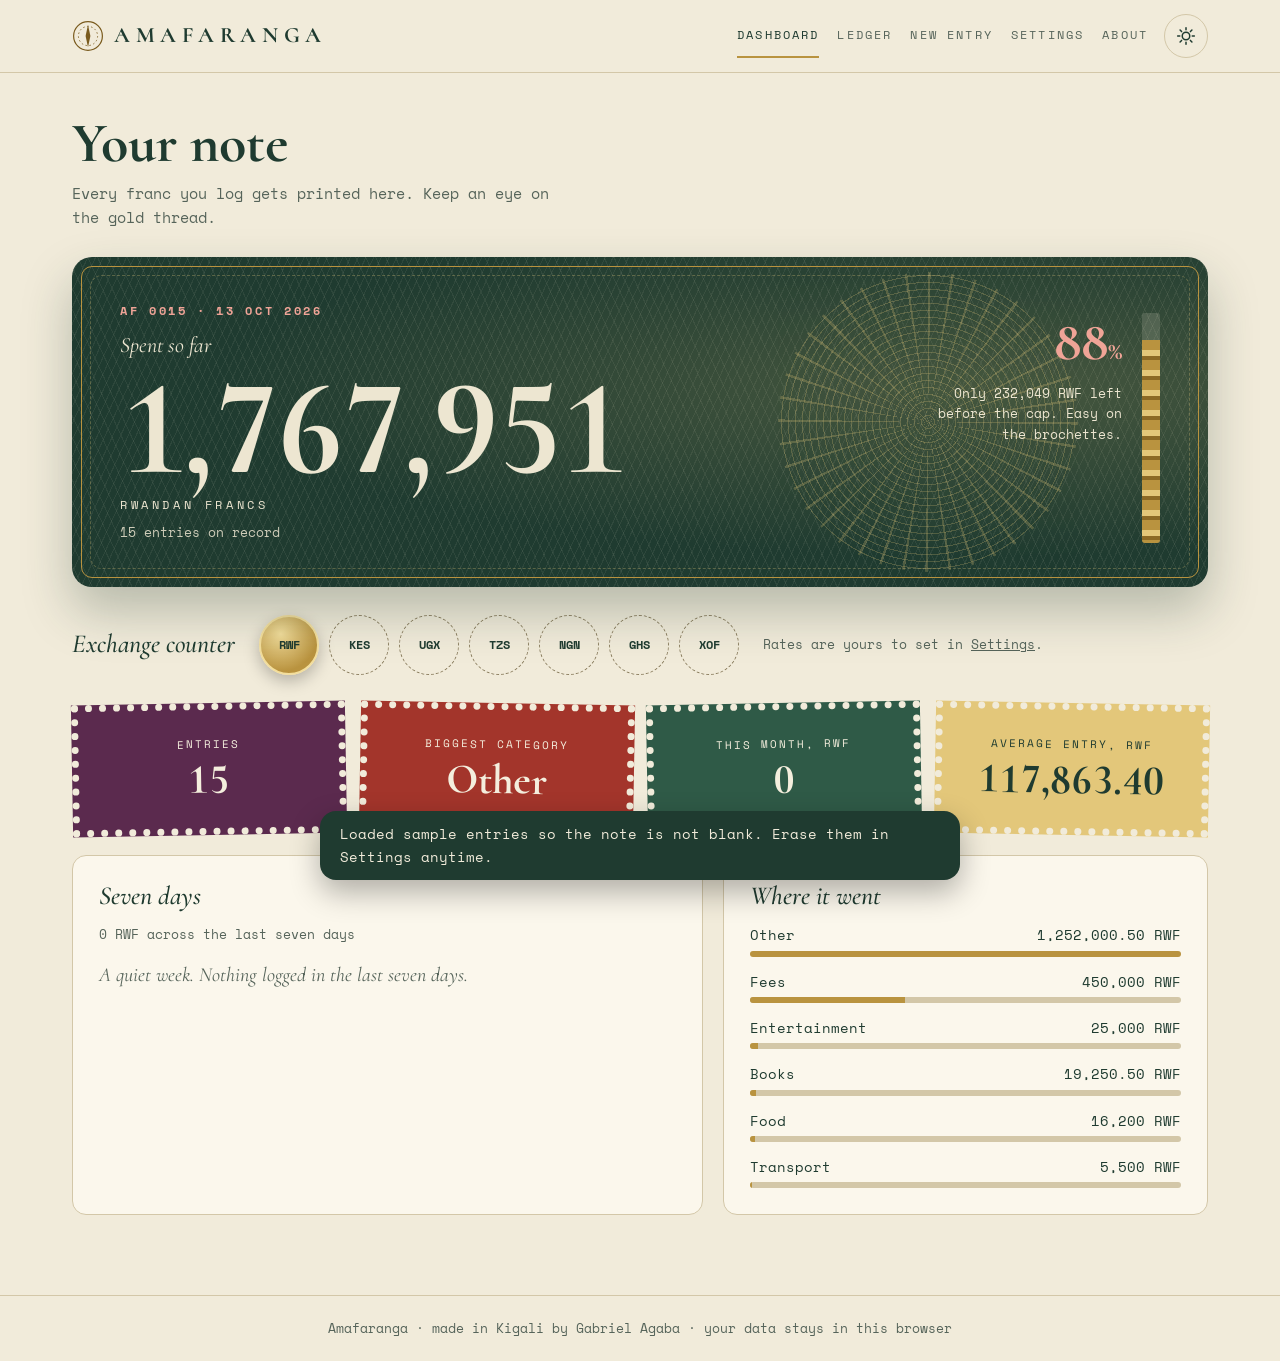
<file: index.html>
<!doctype html>
<html lang="en">
<head>
<meta charset="utf-8">
<meta name="viewport" content="width=device-width, initial-scale=1, viewport-fit=cover">
<title>Amafaranga</title>
<meta name="description" content="Amafaranga is a student finance tracker that treats every franc like it matters. Plain HTML, CSS and JavaScript.">
<link rel="icon" href="assets/favicon.svg" type="image/svg+xml">
<link rel="preconnect" href="https://fonts.googleapis.com">
<link rel="preconnect" href="https://fonts.gstatic.com" crossorigin>
<link rel="stylesheet" href="https://fonts.googleapis.com/css2?family=Cormorant:ital,wght@0,500;0,700;1,500&family=Space+Mono:wght@400;700&display=swap">
<link rel="stylesheet" href="styles/tokens.css">
<link rel="stylesheet" href="styles/main.css">
<script>
  try {
    const saved = JSON.parse(localStorage.getItem('amafaranga:theme'));
    if (saved === 'light' || saved === 'dark') document.documentElement.dataset.theme = saved;
  } catch (error) {}
</script>
<script type="module" src="scripts/main.js"></script>
</head>
<body>
<a class="skip-link" href="#main">Skip to content</a>

<header class="masthead">
  <div class="masthead__inner">
    <a class="brand" href="#dashboard">
      <svg class="brand__mark" viewBox="0 0 40 40" aria-hidden="true">
        <circle cx="20" cy="20" r="18" fill="none" stroke="currentColor" stroke-width="1.5"></circle>
        <circle cx="20" cy="20" r="12" fill="none" stroke="currentColor" stroke-width="1" stroke-dasharray="2 3"></circle>
        <path d="M20 6 L23 20 L20 34 L17 20 Z" fill="currentColor"></path>
      </svg>
      <span class="brand__word">Amafaranga</span>
    </a>
    <nav class="nav" aria-label="Main">
      <ul>
        <li><a href="#dashboard" data-route="dashboard">Dashboard</a></li>
        <li><a href="#ledger" data-route="ledger">Ledger</a></li>
        <li><a href="#issue" data-route="issue">New entry</a></li>
        <li><a href="#settings" data-route="settings">Settings</a></li>
        <li><a href="#about" data-route="about">About</a></li>
      </ul>
    </nav>
    <button class="theme-toggle" type="button" id="theme-toggle" aria-label="Switch to dark mode">
      <svg class="icon-sun" viewBox="0 0 24 24" fill="none" stroke="currentColor" stroke-width="1.8" stroke-linecap="round" aria-hidden="true">
        <circle cx="12" cy="12" r="4.5"></circle>
        <path d="M12 2v2.5M12 19.5V22M2 12h2.5M19.5 12H22M4.9 4.9l1.8 1.8M17.3 17.3l1.8 1.8M4.9 19.1l1.8-1.8M17.3 6.7l1.8-1.8"></path>
      </svg>
      <svg class="icon-moon" viewBox="0 0 24 24" fill="none" stroke="currentColor" stroke-width="1.8" stroke-linecap="round" stroke-linejoin="round" aria-hidden="true">
        <path d="M20 14.5A8 8 0 0 1 9.5 4a8 8 0 1 0 10.5 10.5Z"></path>
      </svg>
    </button>
  </div>
</header>

<main id="main" tabindex="-1">

  <section class="view" data-view="dashboard" aria-labelledby="dashboard-title">
    <header class="view__head">
      <h1 id="dashboard-title" tabindex="-1">Your note</h1>
      <p class="view__lede">Every franc you log gets printed here. Keep an eye on the gold thread.</p>
    </header>

    <article class="note" id="note" aria-labelledby="note-label">
      <div class="note__rosette" aria-hidden="true"></div>
      <div class="note__face">
        <p class="note__serial" id="note-serial">AF 0000</p>
        <p class="note__label" id="note-label">Spent so far</p>
        <p class="note__amount" id="note-amount">0</p>
        <p class="note__currency" id="note-currency">Rwandan francs</p>
        <p class="note__meta" id="note-meta"></p>
      </div>
      <div class="note__cap">
        <p class="note__percent" id="note-percent">0<span>%</span></p>
        <p class="note__capline" id="cap-message"></p>
        <div class="thread" id="cap-meter" role="meter" aria-label="Share of your cap used" aria-valuemin="0" aria-valuemax="100" aria-valuenow="0">
          <span class="thread__fill"></span>
        </div>
      </div>
      <p class="note__stamp" aria-hidden="true">Over cap</p>
    </article>

    <section class="counter" aria-labelledby="counter-title">
      <h2 id="counter-title">Exchange counter</h2>
      <div class="coins" role="group" aria-labelledby="counter-title" data-coins></div>
      <p class="counter__note">Rates are yours to set in <a href="#settings">Settings</a>.</p>
    </section>

    <div class="dash-grid">
      <section class="stamps" aria-labelledby="stamps-title">
        <h2 id="stamps-title" class="visually-hidden">Quick numbers</h2>
        <ul class="stamp-list">
          <li class="stamp stamp--plum">
            <p class="stamp__label">Entries</p>
            <p class="stamp__value" id="stat-count">0</p>
          </li>
          <li class="stamp stamp--red">
            <p class="stamp__label">Biggest category</p>
            <p class="stamp__value" id="stat-top">None</p>
          </li>
          <li class="stamp stamp--green">
            <p class="stamp__label">This month, <span data-show-code>RWF</span></p>
            <p class="stamp__value" id="stat-month">0</p>
          </li>
          <li class="stamp stamp--gold">
            <p class="stamp__label">Average entry, <span data-show-code>RWF</span></p>
            <p class="stamp__value" id="stat-average">0</p>
          </li>
        </ul>
      </section>

      <section class="panel" aria-labelledby="week-title">
        <h2 id="week-title">Seven days</h2>
        <p class="panel__sub" id="week-total"></p>
        <ol class="week__bars" id="week-bars"></ol>
        <p class="quiet" id="week-empty" hidden>A quiet week. Nothing logged in the last seven days.</p>
      </section>

      <section class="panel" aria-labelledby="cats-title">
        <h2 id="cats-title">Where it went</h2>
        <ul class="cat-list" id="cat-list"></ul>
      </section>
    </div>
  </section>

  <section class="view" data-view="ledger" aria-labelledby="ledger-title" hidden>
    <header class="view__head view__head--split">
      <div class="view__head">
        <h1 id="ledger-title" tabindex="-1">Ledger</h1>
        <p class="view__lede">Every entry you have issued. Search it with a regular expression, sort it, fix it.</p>
      </div>
      <a class="btn btn--gold" href="#issue">New entry</a>
    </header>

    <div class="finder" role="search">
      <div class="field field--search">
        <label for="search">Find with a regex</label>
        <div class="search-box" id="search-box">
          <span aria-hidden="true">/</span>
          <input id="search" type="text" spellcheck="false" autocomplete="off" autocapitalize="off" placeholder="coffee|tea" aria-describedby="search-help search-status">
          <span aria-hidden="true" id="search-flags">/i</span>
        </div>
        <p class="hint" id="search-help">Looks through descriptions, categories, amounts in RWF and dates.</p>
      </div>
      <label class="check"><input type="checkbox" id="match-case"> Match case</label>
    </div>

    <div class="tries">
      <span id="tries-label">Try one:</span>
      <ul aria-labelledby="tries-label">
        <li><button type="button" class="try" data-pattern="coffee|tea">coffee|tea</button></li>
        <li><button type="button" class="try" data-pattern="\.\d{2}\b">\.\d{2}\b</button></li>
        <li><button type="button" class="try" data-pattern="\b(\w+)\s+\1\b">\b(\w+)\s+\1\b</button></li>
        <li><button type="button" class="try" data-pattern="^2026-10">^2026-10</button></li>
        <li><button type="button" class="try" data-pattern="(">( broken</button></li>
      </ul>
    </div>

    <p class="status-line" id="search-status" role="status"></p>

    <div class="sortbar" role="group" aria-labelledby="sort-label">
      <span id="sort-label">Sort by</span>
      <button type="button" class="sort" data-sort="date" aria-pressed="true">Date</button>
      <button type="button" class="sort" data-sort="description" aria-pressed="false">Description</button>
      <button type="button" class="sort" data-sort="amount" aria-pressed="false">Amount</button>
    </div>

    <div class="table-wrap">
      <table class="ledger" id="ledger-table">
        <caption class="visually-hidden" id="ledger-caption">Entries</caption>
        <thead>
          <tr>
            <th scope="col">Serial</th>
            <th scope="col" data-col="date">Date</th>
            <th scope="col" data-col="description">Entry</th>
            <th scope="col" data-col="amount" class="num">Amount</th>
            <th scope="col"><span class="visually-hidden">Actions</span></th>
          </tr>
        </thead>
        <tbody id="ledger-body"></tbody>
      </table>
    </div>

    <div class="empty-state" id="ledger-empty" hidden>
      <p>The ledger is blank. Suspiciously frugal.</p>
      <p class="hint">Log something you spent, or load the sample entries from Settings.</p>
      <a class="btn btn--gold" href="#issue">Log your first entry</a>
    </div>
  </section>

  <section class="view" data-view="issue" aria-labelledby="issue-title" hidden>
    <header class="view__head">
      <h1 id="issue-title" tabindex="-1">New entry</h1>
      <p class="view__lede">Spent something? Write it down before it vanishes from memory like the money did.</p>
    </header>

    <div class="issue">
      <form class="panel form" id="entry-form" novalidate aria-labelledby="issue-title">
        <div class="field" data-field="description">
          <label for="f-description">Description</label>
          <input id="f-description" name="description" autocomplete="off" maxlength="80" placeholder="Lunch at the cafeteria" aria-describedby="f-description-msg">
          <p class="msg" id="f-description-msg" data-hint="What was it? Keep it short."></p>
        </div>
        <div class="form__row">
          <div class="field" data-field="amount">
            <label for="f-amount">Amount in RWF</label>
            <input id="f-amount" name="amount" inputmode="decimal" autocomplete="off" placeholder="3500" aria-describedby="f-amount-msg">
            <p class="msg" id="f-amount-msg" data-hint="Whole francs, or up to two decimals."></p>
          </div>
          <div class="field" data-field="date">
            <label for="f-date">Date</label>
            <div class="with-button">
              <input id="f-date" name="date" inputmode="numeric" autocomplete="off" placeholder="YYYY-MM-DD" aria-describedby="f-date-msg">
              <button type="button" class="btn btn--small" id="f-today">Today</button>
            </div>
            <p class="msg" id="f-date-msg" data-hint="Year, month, day. For example 2026-10-13."></p>
          </div>
        </div>
        <div class="field" data-field="category">
          <label for="f-category">Category</label>
          <select id="f-category" name="category" aria-describedby="f-category-msg"></select>
          <p class="msg" id="f-category-msg" data-hint="Add your own categories in Settings."></p>
        </div>
        <div class="form__actions">
          <button type="submit" class="btn btn--gold">Issue entry</button>
          <button type="reset" class="btn">Clear</button>
        </div>
      </form>

      <aside class="slip" id="slip" aria-hidden="true">
        <p class="slip__serial" id="slip-serial">AF 0001</p>
        <p class="slip__desc" id="slip-desc">Your entry</p>
        <p class="slip__amount" id="slip-amount">0</p>
        <p class="slip__meta" id="slip-meta">Rwandan francs</p>
        <p class="slip__meta" id="slip-extra"></p>
        <p class="slip__stamp">Issued</p>
      </aside>
    </div>
  </section>

  <section class="view" data-view="settings" aria-labelledby="settings-title" hidden>
    <header class="view__head">
      <h1 id="settings-title" tabindex="-1">Settings</h1>
      <p class="view__lede">Your rules, your rates. Everything saves to this browser and nowhere else.</p>
    </header>

    <div class="settings">
      <section class="panel" aria-labelledby="set-currency-title">
        <h2 id="set-currency-title">Display currency</h2>
        <p class="panel__sub">Entries are stored in Rwandan francs. This only changes how amounts are shown.</p>
        <div class="coins" role="group" aria-labelledby="set-currency-title" data-coins></div>
      </section>

      <section class="panel" aria-labelledby="set-theme-title">
        <h2 id="set-theme-title">Look</h2>
        <p class="panel__sub">Paper by day, ink green by night. Or let your device decide.</p>
        <fieldset class="segmented">
          <legend class="visually-hidden">Theme</legend>
          <input type="radio" name="theme" id="theme-system" value="system"><label for="theme-system">Device</label>
          <input type="radio" name="theme" id="theme-light" value="light"><label for="theme-light">Light</label>
          <input type="radio" name="theme" id="theme-dark" value="dark"><label for="theme-dark">Dark</label>
        </fieldset>
      </section>

      <section class="panel panel--wide" aria-labelledby="set-rates-title">
        <h2 id="set-rates-title">Exchange rates</h2>
        <p class="panel__sub">How much 1,000 RWF buys in each currency. There is no live feed, so copy today's rate from your bank or a forex bureau. The starting values are rough.</p>
        <form id="rates-form" class="form" novalidate>
          <div class="rates" id="rates-fields"></div>
          <div class="form__actions">
            <button type="submit" class="btn btn--gold">Save rates</button>
            <button type="button" class="btn" id="rates-reset">Back to starting rates</button>
          </div>
        </form>
      </section>

      <section class="panel" aria-labelledby="set-cap-title">
        <h2 id="set-cap-title">Spending cap</h2>
        <p class="panel__sub">The note warns you as you get close and shouts when you go over. Set 0 to switch it off.</p>
        <form id="cap-form" class="form" novalidate>
          <div class="field" data-field="cap">
            <label for="f-cap">Cap in RWF</label>
            <input id="f-cap" name="cap" inputmode="decimal" autocomplete="off" aria-describedby="f-cap-msg">
            <p class="msg" id="f-cap-msg" data-hint="Covers everything in the ledger."></p>
          </div>
          <div class="form__actions">
            <button type="submit" class="btn btn--gold">Save cap</button>
          </div>
        </form>
      </section>

      <section class="panel" aria-labelledby="set-cat-title">
        <h2 id="set-cat-title">Categories</h2>
        <ul class="chips" id="category-list"></ul>
        <form id="category-form" class="form" novalidate>
          <div class="field" data-field="newCategory">
            <label for="f-new-category">New category</label>
            <div class="with-button">
              <input id="f-new-category" name="newCategory" autocomplete="off" maxlength="24" placeholder="Airtime" aria-describedby="f-new-category-msg">
              <button type="submit" class="btn btn--small">Add</button>
            </div>
            <p class="msg" id="f-new-category-msg" data-hint="Letters and spaces only."></p>
          </div>
        </form>
      </section>

      <section class="panel panel--wide" aria-labelledby="set-data-title">
        <h2 id="set-data-title">Your data</h2>
        <p class="panel__sub">Back it up as JSON, open it in a spreadsheet as CSV, or bring a backup back in. Imports are checked line by line before anything changes.</p>
        <div class="data-actions">
          <button type="button" class="btn btn--gold" id="export-json">Export JSON</button>
          <button type="button" class="btn" id="export-csv">Export CSV</button>
          <label class="btn file-btn" for="import-file">Import JSON<input type="file" id="import-file" accept="application/json,.json"></label>
          <button type="button" class="btn" id="load-sample">Load sample entries</button>
          <button type="button" class="btn" id="wipe">Erase everything</button>
        </div>
        <div class="report" id="data-report" role="status"></div>
      </section>
    </div>
  </section>

  <section class="view" data-view="about" aria-labelledby="about-title" hidden>
    <header class="view__head">
      <h1 id="about-title" tabindex="-1">About</h1>
      <p class="view__lede">A small ledger for people whose money leaves in small amounts.</p>
    </header>

    <div class="about">
      <article class="panel prose" aria-labelledby="why-title">
        <h2 id="why-title">Why it exists</h2>
        <p>Student money rarely disappears in one big purchase. It goes a moto ride at a time, a brochette at a time, a bundle of airtime at a time, until the month ends early. Amafaranga makes those small amounts visible.</p>
        <p>Log what you spend, set a cap, and the note on the dashboard tells you the truth in your currency of choice. The name is Kinyarwanda for money.</p>
        <p>Nothing leaves your browser. No accounts, no servers, no tracking.</p>
      </article>

      <article class="panel" aria-labelledby="maker-title">
        <h2 id="maker-title">Made by</h2>
        <p class="maker">Gabriel Agaba</p>
        <p class="panel__sub">Software Engineering student at African Leadership University, Kigali.</p>
        <ul class="contact">
          <li><a href="https://github.com/gabrielagaba1" target="_blank" rel="noopener">github.com/gabrielagaba1</a></li>
          <li><a href="mailto:g.agaba@alustudent.com">g.agaba@alustudent.com</a></li>
        </ul>
      </article>

      <article class="panel panel--wide" aria-labelledby="keys-title">
        <h2 id="keys-title">Keyboard map</h2>
        <dl class="keys">
          <dt><kbd>1</kbd> to <kbd>5</kbd></dt><dd>Jump to Dashboard, Ledger, New entry, Settings, About</dd>
          <dt><kbd>N</kbd></dt><dd>Start a new entry</dd>
          <dt><kbd>/</kbd></dt><dd>Search the ledger</dd>
          <dt><kbd>T</kbd></dt><dd>Switch between light and dark</dd>
          <dt><kbd>Tab</kbd></dt><dd>Move forward through controls. Add <kbd>Shift</kbd> to go back</dd>
          <dt><kbd>Enter</kbd></dt><dd>Submit a form or press the focused button</dd>
          <dt><kbd>Esc</kbd></dt><dd>Cancel an edit or close a dialog</dd>
        </dl>
      </article>
    </div>
  </section>
</main>

<footer class="footer">
  <p>Amafaranga · made in Kigali by Gabriel Agaba · your data stays in this browser</p>
</footer>

<dialog class="dialog" id="confirm" aria-labelledby="confirm-title" aria-describedby="confirm-body">
  <form method="dialog">
    <h2 id="confirm-title">Are you sure?</h2>
    <p id="confirm-body"></p>
    <div class="dialog__actions">
      <button type="submit" class="btn" value="cancel" autofocus>Keep it</button>
      <button type="submit" class="btn btn--danger" value="ok" id="confirm-ok">Delete</button>
    </div>
  </form>
</dialog>

<div class="visually-hidden" aria-live="polite" id="live-polite"></div>
<div class="visually-hidden" aria-live="polite" id="cap-polite"></div>
<div class="visually-hidden" aria-live="assertive" id="cap-assertive"></div>
<div class="toast" id="toast" aria-hidden="true"></div>
</body>
</html>
</file>
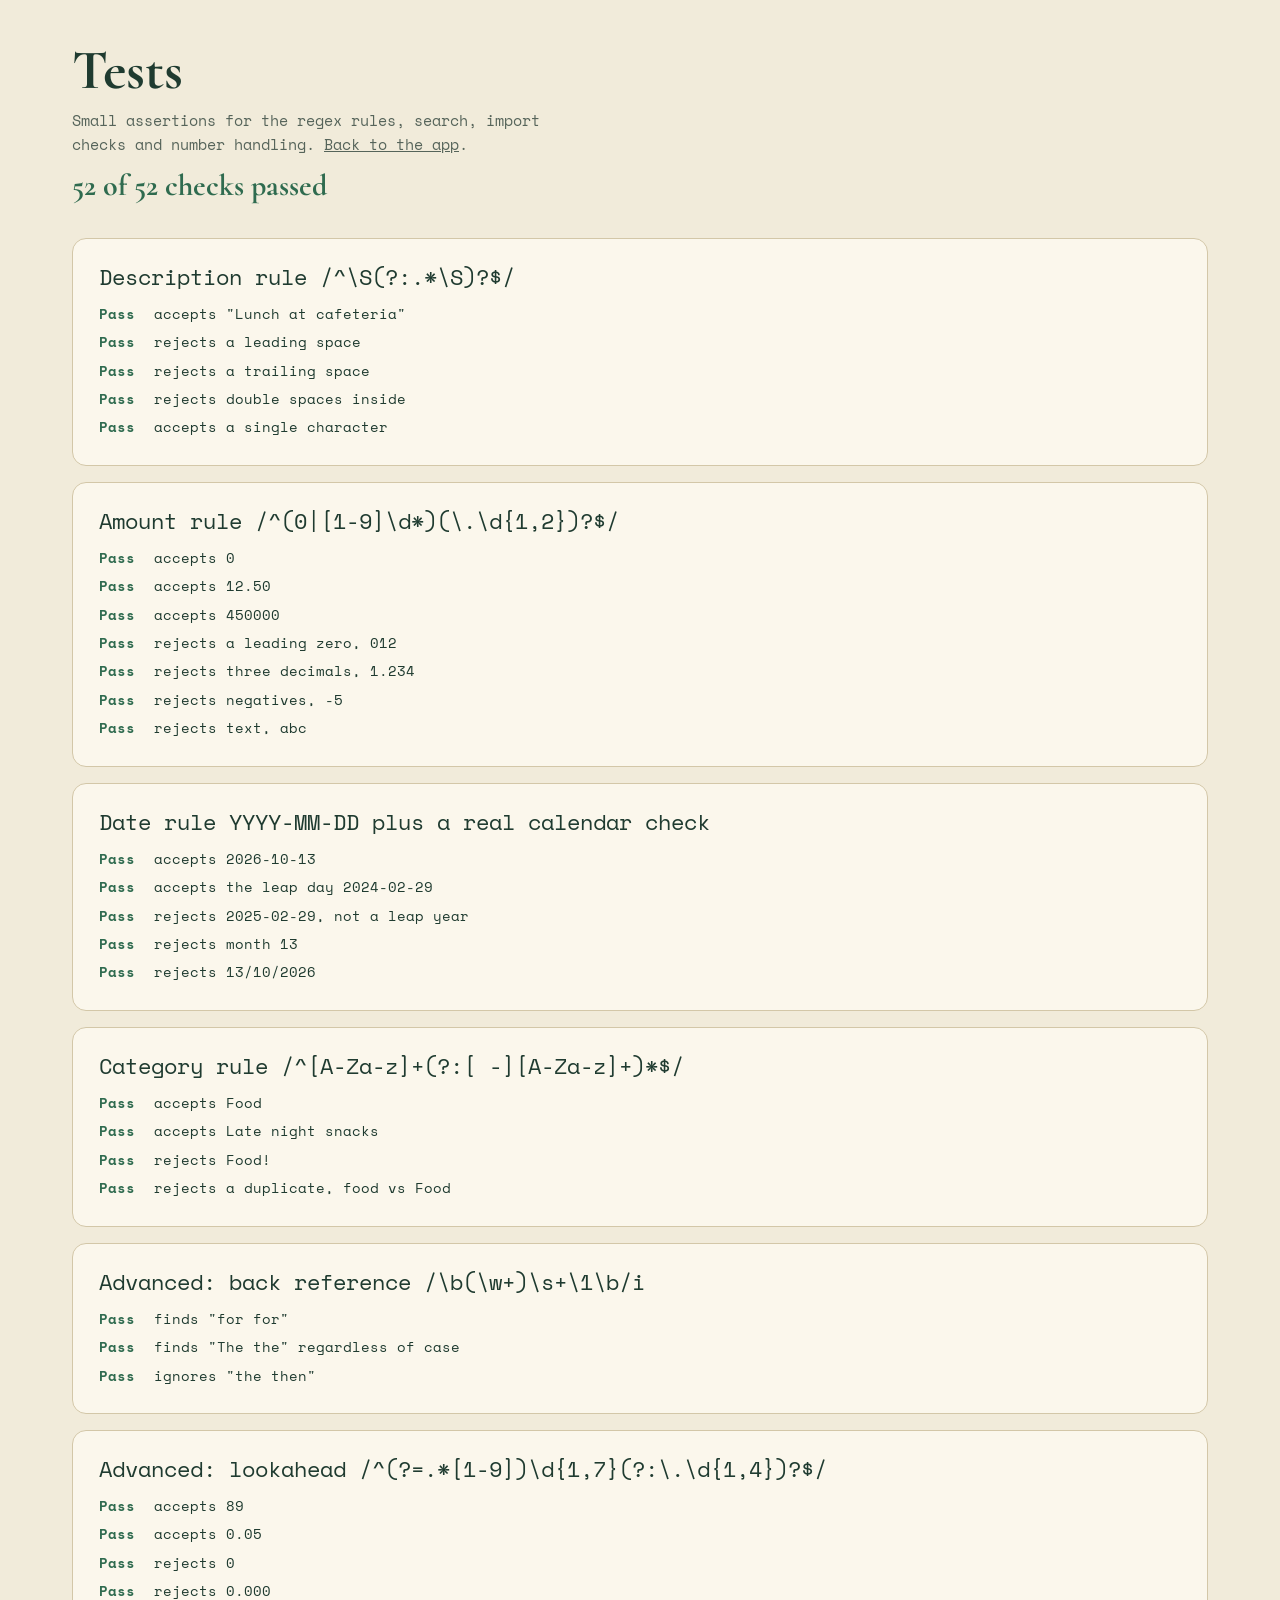
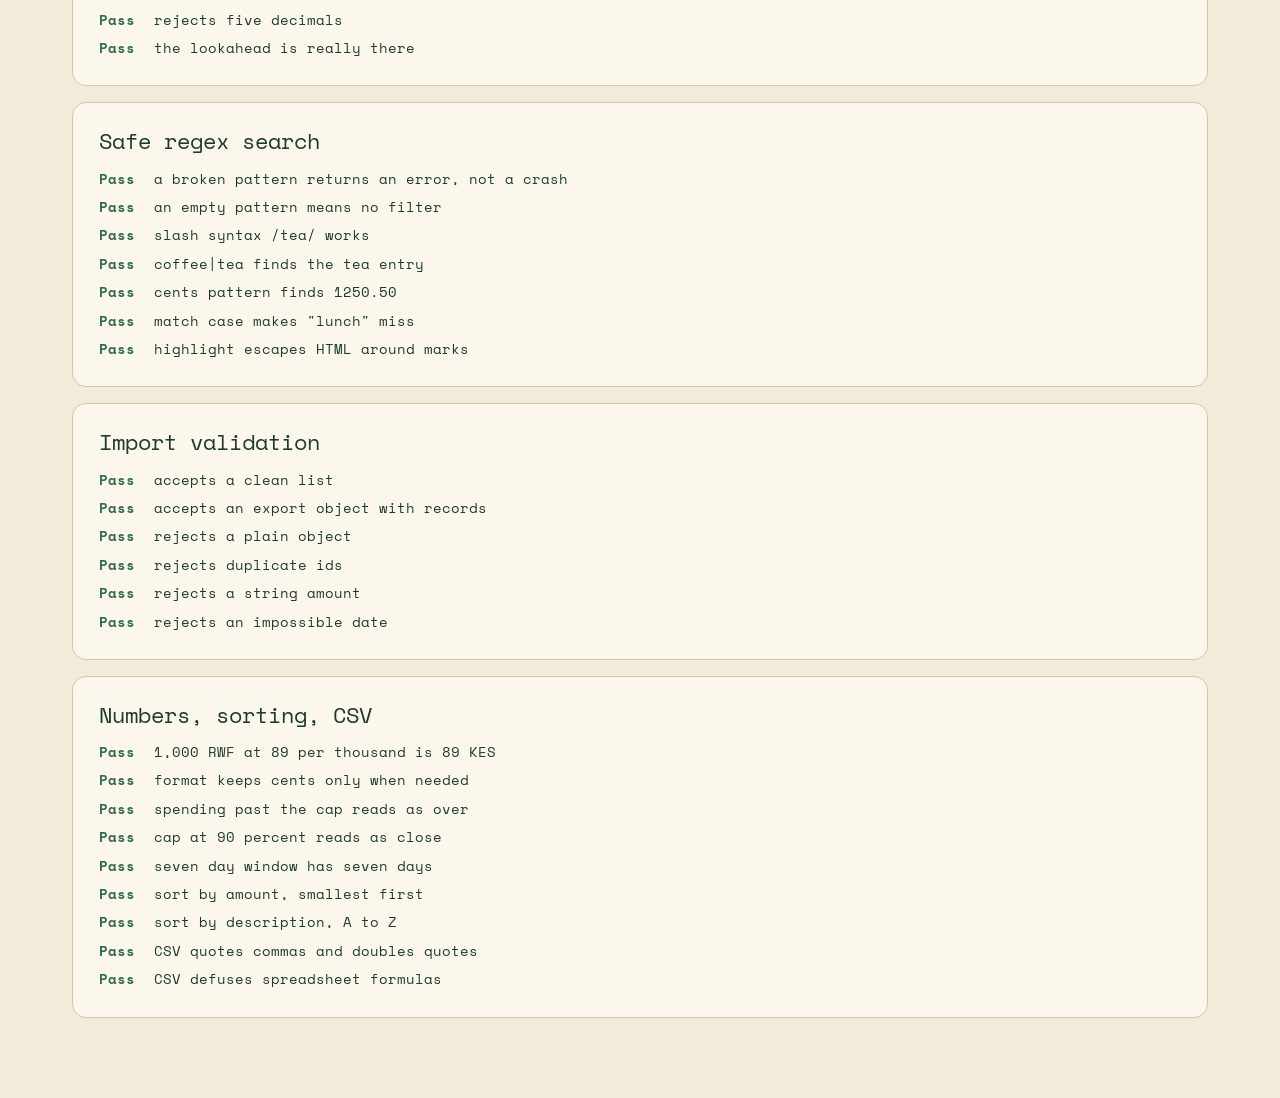
<file: tests.html>
<!doctype html>
<html lang="en">
<head>
<meta charset="utf-8">
<meta name="viewport" content="width=device-width, initial-scale=1">
<title>Amafaranga tests</title>
<link rel="icon" href="assets/favicon.svg" type="image/svg+xml">
<link rel="stylesheet" href="https://fonts.googleapis.com/css2?family=Cormorant:ital,wght@0,700;1,500&family=Space+Mono:wght@400;700&display=swap">
<link rel="stylesheet" href="styles/tokens.css">
<link rel="stylesheet" href="styles/main.css">
<style>
  .checks { display: grid; gap: 6px; margin: 0; padding: 0; list-style: none; font-size: 14px; }
  .checks span { display: inline-block; min-width: 46px; font-weight: 700; }
  .pass span { color: var(--ok); }
  .fail span { color: var(--danger); }
  #summary { font-family: var(--font-display); font-size: 30px; font-weight: 700; color: var(--ok); }
  #summary.is-bad { color: var(--danger); }
  #results { display: grid; gap: 16px; }
  .panel h2 { font-size: 22px; font-style: normal; font-family: var(--font-body); }
</style>
<script type="module" src="scripts/tests.js"></script>
</head>
<body>
<main id="main">
  <div class="view">
    <header class="view__head">
      <h1>Tests</h1>
      <p class="view__lede">Small assertions for the regex rules, search, import checks and number handling. <a href="index.html">Back to the app</a>.</p>
      <p id="summary" role="status">Running…</p>
    </header>
    <div id="results"></div>
  </div>
</main>
</body>
</html>
</file>
<file: styles/tokens.css>
/* The Note: a banknote on an ink green desk at night, a green note on paper by day. */
:root {
  --ground: #F1EBDA;
  --surface: #FBF7EC;
  --line: #D3C7A8;
  --ink: #1F3B30;
  --muted: #56645A;
  --accent: #7A5B1E;
  --focus: #5B2A4E;
  --gold: #E3C77A;
  --gold-deep: #B9933F;
  --on-gold: #1F3B30;
  --plum: #5B2A4E;
  --serial: #A3352B;
  --danger: #A3352B;
  --danger-solid: #A3352B;
  --ok: #2F6B4F;
  --coin-line: #8C7F60;
  --flash: rgba(227, 199, 122, 0.45);
  --ring-soft: rgba(185, 147, 63, 0.25);
  --scrim: rgba(14, 31, 24, 0.55);
  --note-bg: #1F3B30;
  --note-ink: #EDE6D1;
  --note-serial: #F0A497;
  --note-line: rgba(227, 199, 122, 0.30);
  --note-line-2: rgba(237, 230, 209, 0.07);
  --note-glow: rgba(227, 199, 122, 0.20);
  --thread-track: rgba(237, 230, 209, 0.16);
  --stamp-ink: #F4EEDD;
  --shadow: 0 24px 50px rgba(31, 59, 48, 0.28);

  --font-display: "Cormorant", "Cormorant Garamond", Georgia, serif;
  --font-body: "Space Mono", ui-monospace, "SFMono-Regular", Menlo, monospace;
  --radius: 14px;
  color-scheme: light;
}

@media (prefers-color-scheme: dark) {
  :root:not([data-theme="light"]) {
    --ground: #0E1F18;
    --surface: #132A21;
    --line: #2C4A3D;
    --ink: #EDE6D1;
    --muted: #B7C2B9;
    --accent: #E3C77A;
    --focus: #E3C77A;
    --serial: #E08A7E;
    --danger: #FFB4A6;
    --ok: #9FD8B8;
    --coin-line: #6A8F7E;
    --flash: rgba(227, 199, 122, 0.22);
    --ring-soft: rgba(227, 199, 122, 0.22);
    --scrim: rgba(4, 10, 8, 0.7);
    --note-bg: #EDE6D1;
    --note-ink: #1F3B30;
    --note-serial: #A3352B;
    --note-line: rgba(31, 59, 48, 0.32);
    --note-line-2: rgba(91, 42, 78, 0.07);
    --note-glow: rgba(227, 199, 122, 0.40);
    --thread-track: rgba(31, 59, 48, 0.14);
    --shadow: 0 30px 60px rgba(0, 0, 0, 0.45);
    color-scheme: dark;
  }
}

:root[data-theme="dark"] {
  --ground: #0E1F18;
  --surface: #132A21;
  --line: #2C4A3D;
  --ink: #EDE6D1;
  --muted: #B7C2B9;
  --accent: #E3C77A;
  --focus: #E3C77A;
  --serial: #E08A7E;
  --danger: #FFB4A6;
  --ok: #9FD8B8;
  --coin-line: #6A8F7E;
  --flash: rgba(227, 199, 122, 0.22);
  --ring-soft: rgba(227, 199, 122, 0.22);
  --scrim: rgba(4, 10, 8, 0.7);
  --note-bg: #EDE6D1;
  --note-ink: #1F3B30;
  --note-serial: #A3352B;
  --note-line: rgba(31, 59, 48, 0.32);
  --note-line-2: rgba(91, 42, 78, 0.07);
  --note-glow: rgba(227, 199, 122, 0.40);
  --thread-track: rgba(31, 59, 48, 0.14);
  --shadow: 0 30px 60px rgba(0, 0, 0, 0.45);
  color-scheme: dark;
}
</file>
<file: styles/main.css>
*,
*::before,
*::after {
  box-sizing: border-box;
}

html {
  -webkit-text-size-adjust: 100%;
}

[hidden] {
  display: none !important;
}

body {
  margin: 0;
  min-height: 100vh;
  display: flex;
  flex-direction: column;
  background: var(--ground);
  color: var(--ink);
  font: 15px/1.6 var(--font-body);
  transition: background-color 0.4s ease, color 0.4s ease;
}

a {
  color: inherit;
}

button,
input,
select {
  font: inherit;
  color: inherit;
}

button {
  cursor: pointer;
}

h1,
h2,
h3 {
  margin: 0;
  font-family: var(--font-display);
  font-weight: 700;
  line-height: 1.1;
  text-wrap: balance;
}

p {
  margin: 0;
}

:focus-visible {
  outline: 3px solid var(--focus);
  outline-offset: 3px;
  border-radius: 4px;
}

[tabindex="-1"]:focus {
  outline: none;
}

.visually-hidden {
  position: absolute !important;
  width: 1px;
  height: 1px;
  margin: -1px;
  padding: 0;
  overflow: hidden;
  clip: rect(0 0 0 0);
  clip-path: inset(50%);
  white-space: nowrap;
  border: 0;
}

.skip-link {
  position: absolute;
  top: -120px;
  left: 16px;
  z-index: 100;
  padding: 12px 18px;
  border-radius: 0 0 10px 10px;
  background: var(--gold);
  color: var(--on-gold);
  font-weight: 700;
  text-decoration: none;
  transition: top 0.2s ease;
}

.skip-link:focus {
  top: env(safe-area-inset-top, 0px);
}

/* Masthead */

.masthead {
  border-bottom: 1px solid var(--line);
  background: var(--ground);
  z-index: 20;
  transition: background-color 0.4s ease;
}

.masthead__inner {
  max-width: 1200px;
  margin: 0 auto;
  padding: 12px 16px;
  display: flex;
  flex-wrap: wrap;
  align-items: center;
  gap: 6px 16px;
}

.brand {
  display: flex;
  align-items: center;
  gap: 10px;
  min-height: 44px;
  margin-right: auto;
  text-decoration: none;
}

.brand__mark {
  width: 32px;
  height: 32px;
  color: var(--accent);
  transition: transform 0.6s cubic-bezier(0.2, 0.7, 0.2, 1);
}

.brand:hover .brand__mark {
  transform: rotate(90deg);
}

.brand__word {
  font-family: var(--font-display);
  font-size: 22px;
  font-weight: 700;
  letter-spacing: 0.26em;
  text-transform: uppercase;
}

.theme-toggle {
  display: grid;
  place-items: center;
  width: 44px;
  height: 44px;
  border: 1px solid var(--line);
  border-radius: 50%;
  background: transparent;
  transition: transform 0.4s ease, border-color 0.2s ease;
}

.theme-toggle:hover {
  border-color: var(--gold-deep);
  transform: rotate(-20deg);
}

.theme-toggle svg {
  width: 20px;
  height: 20px;
}

.icon-moon {
  display: none;
}

:root[data-theme="dark"] .icon-sun {
  display: none;
}

:root[data-theme="dark"] .icon-moon {
  display: block;
}

@media (prefers-color-scheme: dark) {
  :root:not([data-theme="light"]) .icon-sun {
    display: none;
  }

  :root:not([data-theme="light"]) .icon-moon {
    display: block;
  }
}

.nav {
  order: 3;
  width: 100%;
  overflow-x: auto;
  scrollbar-width: none;
}

.nav::-webkit-scrollbar {
  display: none;
}

.nav ul {
  display: flex;
  flex-wrap: wrap;
  gap: 0 18px;
  margin: 0;
  padding: 0;
  list-style: none;
}

.nav a {
  display: inline-flex;
  align-items: center;
  min-height: 44px;
  border-bottom: 2px solid transparent;
  color: var(--muted);
  font-size: 12px;
  letter-spacing: 0.18em;
  text-decoration: none;
  text-transform: uppercase;
  white-space: nowrap;
  transition: color 0.2s ease, border-color 0.2s ease;
}

.nav a:hover {
  color: var(--ink);
}

.nav a[aria-current="page"] {
  border-bottom-color: var(--gold-deep);
  color: var(--ink);
}

/* Page frame */

main {
  flex: 1;
  width: 100%;
  max-width: 1200px;
  margin: 0 auto;
  padding: 24px 16px 72px;
}

main:focus {
  outline: none;
}

.view {
  display: grid;
  gap: 28px;
}

.view:not([hidden]) {
  animation: view-in 0.5s cubic-bezier(0.2, 0.7, 0.2, 1);
}

@keyframes view-in {
  from {
    opacity: 0.2;
    transform: translateY(14px);
  }
}

.view__head {
  display: grid;
  gap: 6px;
}

.view__head--split {
  display: flex;
  flex-wrap: wrap;
  align-items: flex-end;
  justify-content: space-between;
  gap: 16px;
}

.view__head h1 {
  font-size: clamp(36px, 9vw, 56px);
}

.view__lede {
  max-width: 54ch;
  color: var(--muted);
}

.panel {
  display: grid;
  align-content: start;
  gap: 14px;
  min-width: 0;
  padding: 20px;
  border: 1px solid var(--line);
  border-radius: var(--radius);
  background: var(--surface);
  transition: background-color 0.4s ease, border-color 0.4s ease;
}

.panel h2,
.counter h2 {
  font-size: 26px;
  font-style: italic;
  font-weight: 500;
}

.panel__sub {
  color: var(--muted);
  font-size: 13px;
}

/* Buttons */

.btn {
  display: inline-flex;
  align-items: center;
  justify-content: center;
  gap: 8px;
  min-height: 48px;
  padding: 0 22px;
  border: 1px solid var(--line);
  border-radius: 999px;
  background: transparent;
  font-size: 14px;
  font-weight: 700;
  letter-spacing: 0.04em;
  text-decoration: none;
  transition: transform 0.15s ease, background-color 0.2s ease, box-shadow 0.2s ease, border-color 0.2s ease;
}

.btn:hover {
  transform: translateY(-1px);
  border-color: var(--gold-deep);
}

.btn:active {
  transform: translateY(1px);
}

.btn--gold {
  border-color: var(--gold-deep);
  background: var(--gold);
  color: var(--on-gold);
  box-shadow: 0 6px 18px rgba(185, 147, 63, 0.25);
}

.btn--danger {
  border-color: transparent;
  background: var(--danger-solid);
  color: #FFFFFF;
}

.btn--small {
  min-height: 44px;
  padding: 0 16px;
  font-size: 13px;
}

.link-btn {
  min-height: 44px;
  padding: 0 10px;
  border: 0;
  background: none;
  color: var(--accent);
  font-size: 13px;
  font-weight: 700;
  letter-spacing: 0.06em;
  text-decoration: underline;
  text-decoration-thickness: 1px;
  text-underline-offset: 4px;
}

.link-btn--danger {
  color: var(--danger);
}

/* The Note */

.note {
  position: relative;
  isolation: isolate;
  overflow: hidden;
  display: grid;
  gap: 26px;
  padding: 30px 24px;
  border-radius: 20px;
  background:
    radial-gradient(ellipse at 80% 40%, var(--note-glow), transparent 60%),
    repeating-linear-gradient(115deg, var(--note-line-2) 0 1px, transparent 1px 7px),
    repeating-linear-gradient(65deg, var(--note-line-2) 0 1px, transparent 1px 9px),
    var(--note-bg);
  color: var(--note-ink);
  box-shadow: var(--shadow);
  outline: 1px solid var(--gold-deep);
  outline-offset: -10px;
}

.note::after {
  content: "";
  position: absolute;
  inset: 18px;
  z-index: -1;
  border: 1px dashed var(--note-line);
  border-radius: 12px;
  pointer-events: none;
}

.note__rosette {
  position: absolute;
  top: -50px;
  right: -70px;
  z-index: -1;
  width: 260px;
  aspect-ratio: 1;
  border-radius: 50%;
  background:
    repeating-radial-gradient(circle, transparent 0 6px, var(--note-line) 6px 7px),
    repeating-conic-gradient(var(--note-line) 0 1deg, transparent 1deg 9deg);
  opacity: 0.8;
  animation: spin 160s linear infinite;
}

@keyframes spin {
  to {
    transform: rotate(1turn);
  }
}

.note__face {
  display: grid;
  gap: 8px;
  min-width: 0;
}

.note__serial {
  color: var(--note-serial);
  font-size: 12px;
  font-weight: 700;
  letter-spacing: 0.22em;
}

.note__label {
  font-family: var(--font-display);
  font-size: 22px;
  font-style: italic;
}

.note__amount {
  font-family: var(--font-display);
  font-size: clamp(54px, 16vw, 136px);
  font-variant-numeric: tabular-nums lining-nums;
  font-weight: 700;
  line-height: 0.85;
  letter-spacing: -0.02em;
  overflow-wrap: anywhere;
}

.note__currency {
  font-size: 12px;
  letter-spacing: 0.3em;
  text-transform: uppercase;
}

.note__meta {
  font-size: 13px;
  opacity: 0.85;
}

.note__cap {
  display: grid;
  grid-template-columns: 1fr;
  gap: 10px;
}

.note__percent {
  font-family: var(--font-display);
  font-size: 56px;
  font-weight: 700;
  line-height: 1;
  transition: color 0.3s ease;
}

.note__percent span {
  font-size: 0.45em;
}

.note__capline {
  max-width: 36ch;
  font-size: 13px;
}

.thread {
  display: flex;
  height: 14px;
  overflow: hidden;
  border-radius: 3px;
  background: var(--thread-track);
}

.thread__fill {
  width: var(--fill, 0%);
  height: 100%;
  background: repeating-linear-gradient(90deg, #B9933F 0 10px, #E3C77A 10px 16px, #8C6A26 16px 20px);
  transition: width 0.9s cubic-bezier(0.2, 0.7, 0.2, 1), height 0.9s cubic-bezier(0.2, 0.7, 0.2, 1);
}

.note.is-close .note__percent,
.note.is-over .note__percent {
  color: var(--note-serial);
}

.note.is-over .thread__fill {
  background: repeating-linear-gradient(90deg, #A3352B 0 10px, #E08A7E 10px 16px);
}

.note__stamp {
  position: absolute;
  top: 26px;
  right: 26px;
  padding: 4px 12px;
  border: 3px solid var(--note-serial);
  color: var(--note-serial);
  font-family: var(--font-display);
  font-size: 24px;
  font-weight: 700;
  letter-spacing: 0.08em;
  text-transform: uppercase;
  opacity: 0;
  transform: rotate(-12deg) scale(1.8);
  pointer-events: none;
  transition: opacity 0.25s ease, transform 0.45s cubic-bezier(0.2, 1.6, 0.4, 1);
}

.note.is-over .note__stamp {
  opacity: 0.9;
  transform: rotate(-12deg) scale(1);
}

/* Exchange counter and coins */

.counter {
  display: flex;
  flex-wrap: wrap;
  align-items: center;
  gap: 14px 24px;
}

.counter__note {
  color: var(--muted);
  font-size: 13px;
}

.coins {
  display: flex;
  flex-wrap: wrap;
  gap: 10px;
}

.coin {
  display: grid;
  place-items: center;
  width: 56px;
  height: 56px;
  border: 1px dashed var(--coin-line);
  border-radius: 50%;
  background: transparent;
  font-size: 12px;
  font-weight: 700;
  transition: transform 0.25s ease, background 0.25s ease, box-shadow 0.25s ease, border-color 0.2s ease;
}

.coin:hover {
  border-style: solid;
  transform: translateY(-2px);
}

.coin[aria-pressed="true"] {
  border: 2px solid #F3DE9C;
  background: radial-gradient(circle at 35% 30%, #F3DE9C, #B9933F 70%);
  color: #1F3B30;
  box-shadow: 0 6px 16px rgba(0, 0, 0, 0.25);
}

.coin.is-flipping {
  animation: flip 0.6s ease;
}

@keyframes flip {
  50% {
    transform: rotateY(180deg) scale(1.12);
  }
}

/* Dashboard grid */

.dash-grid {
  display: grid;
  gap: 20px;
}

.stamp-list {
  display: grid;
  grid-template-columns: repeat(2, minmax(0, 1fr));
  gap: 14px;
  margin: 0;
  padding: 0;
  list-style: none;
}

.stamp {
  display: grid;
  align-content: center;
  gap: 4px;
  min-height: 132px;
  padding: 18px 12px;
  border: 7px dotted var(--ground);
  color: var(--stamp-ink);
  text-align: center;
  transition: transform 0.3s ease;
}

.stamp:nth-child(odd) {
  transform: rotate(-1deg);
}

.stamp:nth-child(even) {
  transform: rotate(1deg);
}

.stamp:hover {
  transform: rotate(0) scale(1.03);
}

.stamp--plum {
  background: #5B2A4E;
}

.stamp--red {
  background: #A3352B;
}

.stamp--green {
  background: #2F5A47;
}

.stamp--gold {
  background: #E3C77A;
  color: #1F3B30;
}

.stamp__label {
  font-size: 11px;
  letter-spacing: 0.18em;
  text-transform: uppercase;
}

.stamp__value {
  font-family: var(--font-display);
  font-size: clamp(28px, 7vw, 42px);
  font-variant-numeric: tabular-nums lining-nums;
  font-weight: 700;
  line-height: 1.05;
  overflow-wrap: anywhere;
}

.week__bars {
  display: grid;
  grid-template-columns: repeat(7, minmax(0, 1fr));
  align-items: end;
  gap: 8px;
  height: 190px;
  margin: 0 0 30px;
  padding: 24px 0 0;
  border-bottom: 1px solid var(--gold-deep);
  list-style: none;
}

.week__bars li {
  position: relative;
  display: flex;
  flex-direction: column;
  justify-content: flex-end;
  height: 100%;
}

.bar {
  height: var(--h, 0%);
  min-height: 2px;
  border: 1px solid var(--gold-deep);
  border-bottom: 0;
  background: repeating-linear-gradient(45deg, var(--gold-deep) 0 1.5px, transparent 1.5px 6px);
  transform-origin: bottom;
  animation: grow 0.8s cubic-bezier(0.2, 0.7, 0.2, 1) both;
  animation-delay: calc(var(--i, 0) * 60ms);
}

.is-peak .bar {
  background: repeating-linear-gradient(45deg, var(--gold) 0 3px, var(--gold-deep) 3px 6px);
}

@keyframes grow {
  from {
    transform: scaleY(0);
  }
}

.week__bars .day {
  position: absolute;
  top: 100%;
  left: 0;
  right: 0;
  margin-top: 6px;
  color: var(--muted);
  font-size: 11px;
  text-align: center;
}

.week__bars .is-today .day {
  color: var(--ink);
  font-weight: 700;
}

.week__bars .val {
  position: absolute;
  bottom: calc(var(--h, 0%) + 4px);
  left: 50%;
  font-size: 11px;
  white-space: nowrap;
  opacity: 0;
  transform: translateX(-50%);
  transition: opacity 0.2s ease;
}

.week__bars li:hover .val,
.week__bars .is-peak .val {
  opacity: 1;
}

.cat-list {
  display: grid;
  gap: 14px;
  margin: 0;
  padding: 0;
  list-style: none;
}

.cat {
  display: grid;
  grid-template-columns: minmax(0, 1fr) auto;
  gap: 4px 12px;
  font-size: 14px;
}

.cat__amt {
  font-variant-numeric: tabular-nums;
}

.cat__bar {
  grid-column: 1 / -1;
  height: 6px;
  overflow: hidden;
  border-radius: 3px;
  background: var(--line);
}

.cat__bar span {
  display: block;
  width: var(--w, 0%);
  height: 100%;
  background: var(--gold-deep);
  transition: width 0.8s cubic-bezier(0.2, 0.7, 0.2, 1);
}

.quiet {
  color: var(--muted);
  font-family: var(--font-display);
  font-size: 20px;
  font-style: italic;
}

/* Ledger */

.finder {
  display: flex;
  flex-wrap: wrap;
  align-items: flex-end;
  gap: 12px 20px;
}

.field {
  display: grid;
  align-content: start;
  gap: 6px;
  min-width: 0;
}

.field label,
.label {
  font-size: 12px;
  font-weight: 700;
  letter-spacing: 0.14em;
  text-transform: uppercase;
}

.field--search {
  flex: 1 1 280px;
}

.search-box {
  display: flex;
  align-items: center;
  gap: 6px;
  padding: 0 14px;
  border: 1px solid var(--line);
  border-radius: 12px;
  background: var(--surface);
  transition: border-color 0.2s ease, box-shadow 0.2s ease;
}

.search-box:focus-within {
  border-color: var(--gold-deep);
  box-shadow: 0 0 0 3px var(--ring-soft);
}

.search-box.is-invalid {
  border-color: var(--danger);
}

.search-box > span {
  color: var(--accent);
  font-weight: 700;
}

.field .search-box input {
  flex: 1;
  min-width: 0;
  min-height: 50px;
  padding: 0;
  border: 0;
  border-radius: 0;
  background: transparent;
  font-size: 16px;
}

.field .search-box input:focus-visible {
  outline: none;
}

.check {
  display: inline-flex;
  align-items: center;
  gap: 10px;
  min-height: 50px;
  font-size: 14px;
  cursor: pointer;
}

.check input {
  width: 20px;
  height: 20px;
  accent-color: var(--gold-deep);
}

.hint,
.msg {
  color: var(--muted);
  font-size: 13px;
}

.tries {
  display: flex;
  flex-wrap: wrap;
  align-items: center;
  gap: 8px 12px;
  font-size: 13px;
}

.tries ul {
  display: flex;
  flex-wrap: wrap;
  gap: 8px;
  margin: 0;
  padding: 0;
  list-style: none;
}

.try {
  min-height: 40px;
  padding: 0 12px;
  border: 1px dashed var(--coin-line);
  border-radius: 8px;
  background: transparent;
  font-size: 13px;
  transition: border-color 0.2s ease, background-color 0.2s ease;
}

.try:hover {
  border-style: solid;
  background: var(--surface);
}

.status-line {
  min-height: 1.6em;
  color: var(--muted);
  font-size: 13px;
}

.status-line.is-error {
  color: var(--danger);
}

.sortbar {
  display: flex;
  flex-wrap: wrap;
  align-items: center;
  gap: 8px;
  font-size: 13px;
}

.sort {
  min-height: 44px;
  padding: 0 16px;
  border: 1px solid var(--line);
  border-radius: 999px;
  background: transparent;
  font-size: 13px;
  transition: background-color 0.2s ease, color 0.2s ease, border-color 0.2s ease;
}

.sort[aria-pressed="true"] {
  border-color: var(--gold-deep);
  background: var(--gold);
  color: var(--on-gold);
}

.table-wrap {
  min-width: 0;
}

.ledger {
  display: block;
  width: 100%;
  border-collapse: collapse;
}

.ledger thead {
  display: none;
}

.ledger tbody {
  display: block;
}

.ledger tr {
  display: grid;
  grid-template-columns: auto minmax(0, 1fr) auto;
  align-items: baseline;
  gap: 6px 12px;
  padding: 18px 2px;
  border-top: 1px solid var(--line);
}

.ledger td {
  display: block;
  padding: 0;
}

.c-serial {
  color: var(--serial);
  font-size: 12px;
  letter-spacing: 0.1em;
  white-space: nowrap;
}

.c-date {
  color: var(--muted);
  font-size: 12px;
}

.c-entry {
  grid-column: 1 / -1;
  grid-row: 2;
  min-width: 0;
}

.c-amount {
  font-family: var(--font-display);
  font-size: 24px;
  font-variant-numeric: tabular-nums lining-nums;
  font-weight: 700;
  line-height: 1;
  text-align: right;
  white-space: nowrap;
}

.ledger .c-actions {
  grid-column: 1 / -1;
  display: flex;
  justify-content: flex-end;
  gap: 4px;
  margin: 0 -10px -10px 0;
}

.c-edit {
  grid-column: 1 / -1;
}

.entry {
  display: block;
  font-family: var(--font-display);
  font-size: 22px;
  font-weight: 500;
  line-height: 1.2;
  overflow-wrap: anywhere;
}

.tag {
  display: block;
  margin-top: 4px;
  color: var(--muted);
  font-size: 11px;
  letter-spacing: 0.18em;
  text-transform: uppercase;
}

.code {
  font-family: var(--font-body);
  font-size: 11px;
  font-weight: 400;
  letter-spacing: 0.1em;
}

.base {
  display: block;
  margin-top: 4px;
  color: var(--muted);
  font-family: var(--font-body);
  font-size: 11px;
  font-weight: 400;
}

.is-fresh {
  animation: ink 1.4s ease;
}

@keyframes ink {
  from {
    background: var(--flash);
  }
}

mark {
  padding: 0 2px;
  border-radius: 2px;
  background: var(--gold);
  color: #1F3B30;
}

mark::before,
mark::after {
  position: absolute;
  width: 1px;
  height: 1px;
  overflow: hidden;
  clip-path: inset(100%);
  white-space: nowrap;
}

mark::before {
  content: " [match] ";
}

mark::after {
  content: " [end match] ";
}

.empty-state {
  display: grid;
  justify-items: start;
  gap: 14px;
  padding: 40px 24px;
  border: 1px dashed var(--coin-line);
  border-radius: var(--radius);
}

.empty-state p:first-child {
  font-family: var(--font-display);
  font-size: 30px;
  font-style: italic;
  line-height: 1.2;
}

.inline-edit {
  display: grid;
  gap: 14px;
  padding: 16px;
  border: 1px solid var(--gold-deep);
  border-radius: 12px;
  background: var(--surface);
}

.inline-edit__actions {
  display: flex;
  flex-wrap: wrap;
  gap: 10px;
}

/* Forms */

.field input,
.field select {
  width: 100%;
  min-height: 50px;
  padding: 0 14px;
  border: 1px solid var(--line);
  border-radius: 12px;
  background: var(--ground);
  font-size: 16px;
  transition: border-color 0.2s ease, box-shadow 0.2s ease;
}

.field.is-invalid input,
.field.is-invalid select {
  border-color: var(--danger);
  box-shadow: inset 0 0 0 1px var(--danger);
}

.field.is-valid input {
  border-color: var(--ok);
}

.field.is-invalid .msg {
  color: var(--danger);
}

.msg {
  min-height: 1.6em;
}

.msg.is-warn {
  color: var(--accent);
}

.with-button {
  display: flex;
  gap: 8px;
}

.with-button input {
  flex: 1;
  min-width: 0;
}

.issue {
  display: grid;
  gap: 24px;
  align-items: start;
}

.form {
  gap: 16px;
}

.form__row {
  display: grid;
  gap: 16px;
}

.form__actions {
  display: flex;
  flex-wrap: wrap;
  gap: 10px;
}

.slip {
  position: relative;
  isolation: isolate;
  overflow: hidden;
  display: grid;
  gap: 8px;
  padding: 26px 24px;
  border-radius: 16px;
  background:
    radial-gradient(ellipse at 90% 10%, var(--note-glow), transparent 60%),
    repeating-linear-gradient(115deg, var(--note-line-2) 0 1px, transparent 1px 7px),
    var(--note-bg);
  color: var(--note-ink);
  box-shadow: var(--shadow);
  outline: 1px solid var(--gold-deep);
  outline-offset: -8px;
}

.slip__serial {
  color: var(--note-serial);
  font-size: 12px;
  font-weight: 700;
  letter-spacing: 0.22em;
}

.slip__desc {
  font-family: var(--font-display);
  font-size: 28px;
  font-weight: 500;
  line-height: 1.15;
  overflow-wrap: anywhere;
}

.slip__amount {
  font-family: var(--font-display);
  font-size: clamp(40px, 12vw, 64px);
  font-variant-numeric: tabular-nums lining-nums;
  font-weight: 700;
  line-height: 1;
  overflow-wrap: anywhere;
}

.slip__meta {
  font-size: 12px;
  letter-spacing: 0.14em;
  text-transform: uppercase;
  opacity: 0.85;
}

.slip__stamp {
  position: absolute;
  right: 18px;
  bottom: 22px;
  padding: 4px 12px;
  border: 3px solid var(--note-serial);
  color: var(--note-serial);
  font-family: var(--font-display);
  font-size: 26px;
  font-weight: 700;
  letter-spacing: 0.08em;
  text-transform: uppercase;
  opacity: 0;
  transform: rotate(-10deg) scale(2);
}

.slip.is-issued .slip__stamp {
  animation: stamp 1.6s cubic-bezier(0.2, 1.4, 0.4, 1) forwards;
}

@keyframes stamp {
  20% {
    opacity: 0.95;
    transform: rotate(-10deg) scale(1);
  }
  80% {
    opacity: 0.95;
    transform: rotate(-10deg) scale(1);
  }
  100% {
    opacity: 0;
    transform: rotate(-10deg) scale(1);
  }
}

/* Settings */

.settings {
  display: grid;
  gap: 20px;
}

.rates {
  display: grid;
  grid-template-columns: repeat(auto-fill, minmax(150px, 1fr));
  gap: 6px 14px;
}

.chips {
  display: flex;
  flex-wrap: wrap;
  gap: 8px;
  margin: 0;
  padding: 0;
  list-style: none;
}

.chip {
  display: inline-flex;
  align-items: center;
  gap: 2px;
  padding: 0 4px 0 14px;
  border: 1px solid var(--line);
  border-radius: 999px;
  font-size: 13px;
}

.chip button {
  display: grid;
  place-items: center;
  width: 40px;
  height: 40px;
  border: 0;
  border-radius: 50%;
  background: transparent;
  font-size: 18px;
  line-height: 1;
}

.chip button:hover {
  background: var(--line);
}

.segmented {
  display: flex;
  flex-wrap: wrap;
  gap: 4px;
  width: fit-content;
  max-width: 100%;
  margin: 0;
  padding: 4px;
  border: 1px solid var(--line);
  border-radius: 999px;
}

.segmented input {
  position: absolute;
  opacity: 0;
  pointer-events: none;
}

.segmented label {
  display: inline-flex;
  align-items: center;
  min-height: 44px;
  padding: 0 18px;
  border-radius: 999px;
  font-size: 13px;
  cursor: pointer;
  transition: background-color 0.2s ease, color 0.2s ease;
}

.segmented input:checked + label {
  background: var(--gold);
  color: var(--on-gold);
  font-weight: 700;
}

.segmented input:focus-visible + label {
  outline: 3px solid var(--focus);
  outline-offset: 2px;
}

.data-actions {
  display: flex;
  flex-wrap: wrap;
  gap: 10px;
}

.file-btn input {
  position: absolute;
  opacity: 0;
  width: 1px;
  height: 1px;
}

.file-btn:focus-within {
  outline: 3px solid var(--focus);
  outline-offset: 3px;
}

.report {
  font-size: 13px;
}

.report:empty {
  display: none;
}

.report ul {
  margin: 8px 0 0;
  padding-left: 18px;
}

.report.is-error {
  color: var(--danger);
}

/* About */

.about {
  display: grid;
  gap: 20px;
}

.prose p {
  max-width: 62ch;
}

.maker {
  font-family: var(--font-display);
  font-size: 34px;
  font-weight: 700;
  line-height: 1;
}

.contact {
  display: grid;
  gap: 6px;
  margin: 0;
  padding: 0;
  list-style: none;
}

.contact a {
  display: inline-flex;
  align-items: center;
  min-height: 44px;
  color: var(--accent);
  overflow-wrap: anywhere;
}

.keys {
  display: grid;
  grid-template-columns: auto minmax(0, 1fr);
  gap: 10px 18px;
  margin: 0;
}

.keys dt {
  white-space: nowrap;
}

.keys dd {
  margin: 0;
  color: var(--muted);
}

kbd {
  display: inline-block;
  min-width: 30px;
  padding: 2px 8px;
  border: 1px solid var(--line);
  border-bottom-width: 3px;
  border-radius: 6px;
  background: var(--surface);
  font: inherit;
  font-size: 13px;
  text-align: center;
}

/* Dialog, toast, footer */

.dialog {
  width: min(440px, calc(100vw - 32px));
  padding: 0;
  border: 1px solid var(--line);
  border-radius: 18px;
  background: var(--surface);
  color: var(--ink);
  box-shadow: 0 30px 80px rgba(0, 0, 0, 0.45);
}

.dialog[open] {
  animation: pop 0.3s cubic-bezier(0.2, 1.2, 0.4, 1);
}

.dialog::backdrop {
  background: var(--scrim);
  backdrop-filter: blur(3px);
}

.dialog form {
  display: grid;
  gap: 14px;
  padding: 26px;
}

.dialog h2 {
  font-size: 32px;
}

.dialog p {
  color: var(--muted);
}

.dialog__actions {
  display: flex;
  flex-wrap: wrap;
  justify-content: flex-end;
  gap: 10px;
  margin-top: 6px;
}

@keyframes pop {
  from {
    opacity: 0;
    transform: translateY(12px) scale(0.96);
  }
}

.toast {
  position: fixed;
  left: 50%;
  bottom: calc(20px + env(safe-area-inset-bottom, 0px));
  z-index: 50;
  max-width: calc(100vw - 32px);
  padding: 12px 20px;
  border-radius: 16px;
  background: var(--ink);
  color: var(--ground);
  font-size: 14px;
  box-shadow: 0 12px 30px rgba(0, 0, 0, 0.3);
  transform: translate(-50%, 160%);
  transition: transform 0.35s cubic-bezier(0.2, 1.2, 0.4, 1);
  pointer-events: none;
}

.toast.is-shown {
  transform: translate(-50%, 0);
}

.footer {
  padding: 22px 16px;
  border-top: 1px solid var(--line);
  color: var(--muted);
  font-size: 13px;
  text-align: center;
}

/* Breakpoints */

@media (min-width: 360px) {
  .coin {
    width: 60px;
    height: 60px;
  }

  .note {
    padding: 34px 30px;
  }
}

@media (min-width: 768px) {
  .masthead {
    position: sticky;
    top: env(safe-area-inset-top, 0px);
  }

  .masthead__inner {
    padding: 14px 32px;
  }

  .nav {
    order: 0;
    width: auto;
  }

  main {
    padding: 40px 32px 80px;
  }

  .note {
    grid-template-columns: minmax(0, 1fr) auto;
    align-items: end;
    padding: 44px 48px;
  }

  .note__rosette {
    top: 50%;
    right: 130px;
    width: 300px;
    margin-top: -150px;
  }

  .note__cap {
    grid-template-columns: auto 18px;
    grid-template-rows: auto 1fr;
    gap: 14px 20px;
    justify-items: end;
  }

  .note__percent {
    grid-column: 1;
    text-align: right;
  }

  .note__capline {
    grid-column: 1;
    max-width: 24ch;
    text-align: right;
  }

  .thread {
    grid-column: 2;
    grid-row: 1 / 3;
    flex-direction: column-reverse;
    width: 18px;
    height: 230px;
  }

  .thread__fill {
    width: 100%;
    height: var(--fill, 0%);
    background: repeating-linear-gradient(180deg, #B9933F 0 10px, #E3C77A 10px 16px, #8C6A26 16px 20px);
  }

  .note.is-over .thread__fill {
    background: repeating-linear-gradient(180deg, #A3352B 0 10px, #E08A7E 10px 16px);
  }

  .note__stamp {
    top: 40px;
    right: 240px;
  }

  .dash-grid {
    grid-template-columns: repeat(2, minmax(0, 1fr));
  }

  .stamps {
    grid-column: 1 / -1;
  }

  .stamp-list {
    grid-template-columns: repeat(4, minmax(0, 1fr));
  }

  .form__row {
    grid-template-columns: repeat(2, minmax(0, 1fr));
  }

  .settings,
  .about {
    grid-template-columns: repeat(2, minmax(0, 1fr));
  }

  .panel--wide {
    grid-column: 1 / -1;
  }

  .panel {
    padding: 26px;
  }

  .ledger {
    display: table;
  }

  .ledger thead {
    display: table-header-group;
  }

  .ledger tbody {
    display: table-row-group;
  }

  .ledger tr {
    display: table-row;
  }

  .ledger th {
    padding: 12px 10px;
    color: var(--muted);
    font-size: 11px;
    font-weight: 400;
    letter-spacing: 0.18em;
    text-align: left;
    text-transform: uppercase;
  }

  .ledger th.num {
    text-align: right;
  }

  .ledger td {
    display: table-cell;
    padding: 18px 10px;
    border-top: 1px solid var(--line);
    vertical-align: top;
  }

  .c-serial,
  .c-date {
    padding-top: 24px !important;
  }

  .ledger .c-actions {
    display: table-cell;
    margin: 0;
    white-space: nowrap;
  }

  .inline-edit {
    grid-template-columns: repeat(2, minmax(0, 1fr));
  }

  .inline-edit__actions {
    grid-column: 1 / -1;
  }
}

@media (min-width: 1024px) {
  .dash-grid {
    grid-template-columns: minmax(0, 1.3fr) minmax(0, 1fr);
  }

  .issue {
    grid-template-columns: minmax(0, 1.25fr) minmax(0, 1fr);
  }

  .slip {
    position: sticky;
    top: calc(110px + env(safe-area-inset-top, 0px));
  }

  .inline-edit {
    grid-template-columns: minmax(0, 2fr) repeat(3, minmax(0, 1fr));
  }

  .about {
    grid-template-columns: minmax(0, 1.4fr) minmax(0, 1fr);
  }

  .note__amount {
    font-size: 136px;
  }
}

@media (prefers-reduced-motion: reduce) {
  *,
  *::before,
  *::after {
    animation-duration: 0.01ms !important;
    animation-iteration-count: 1 !important;
    transition-duration: 0.01ms !important;
    scroll-behavior: auto !important;
  }
}
</file>
